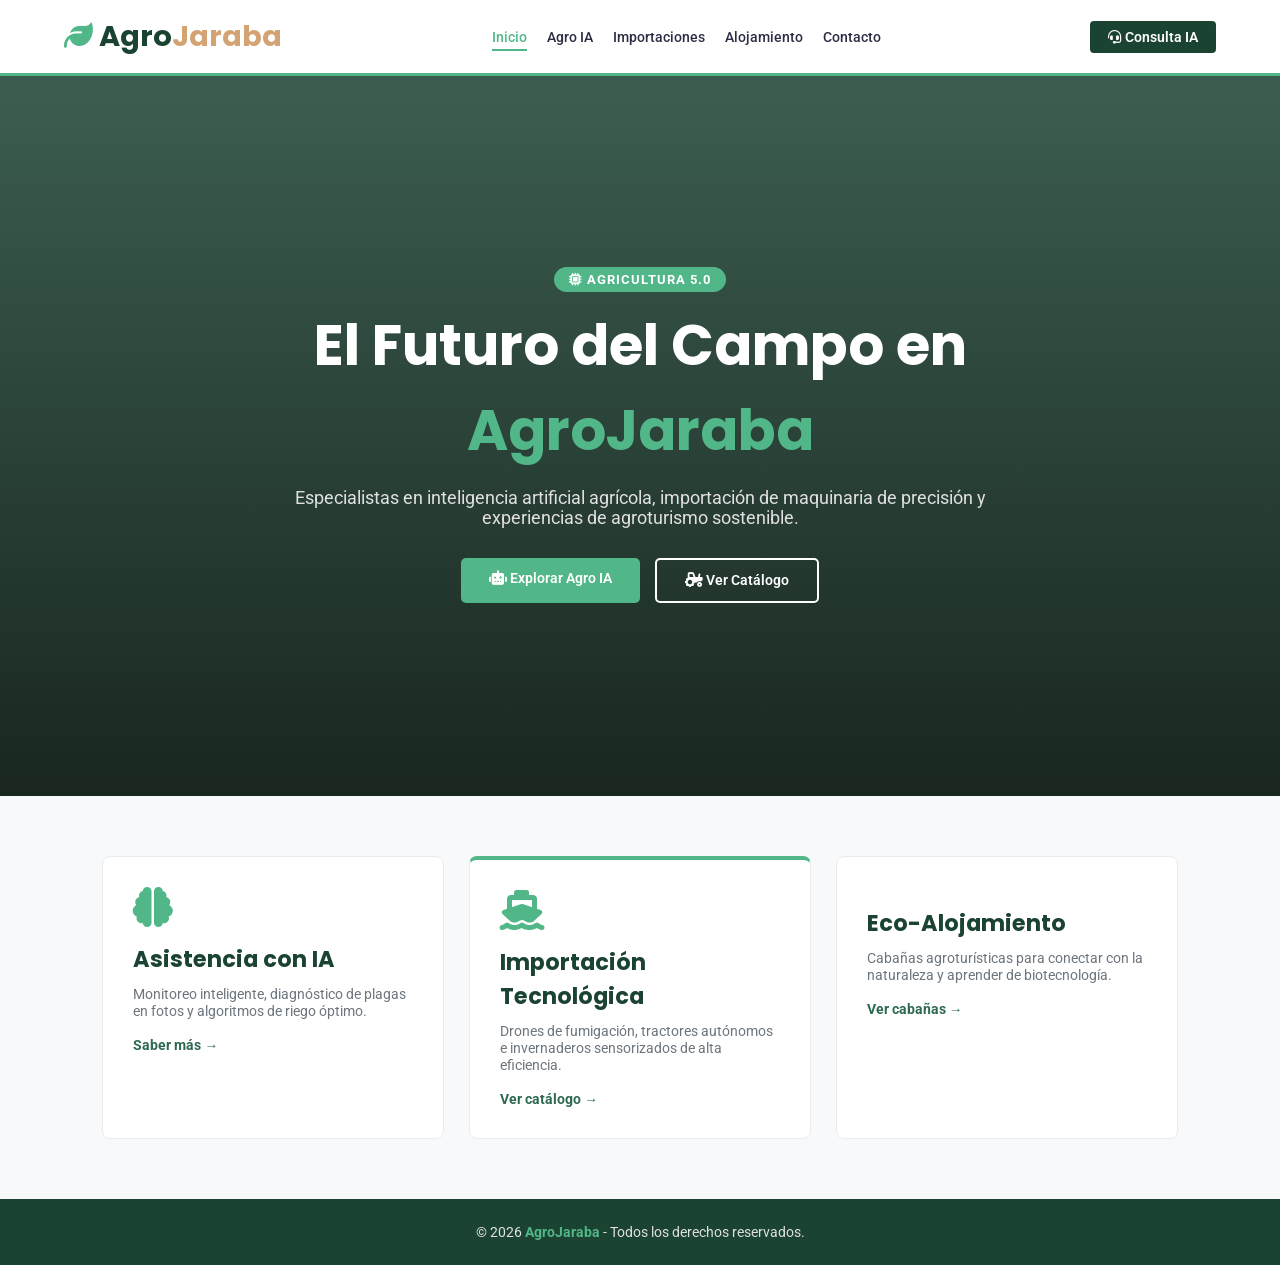
<file: index.html>
<!DOCTYPE html>
<html lang="es">
<head>
    <meta charset="UTF-8">
    <meta name="viewport" content="width=device-width, initial-scale=1.0">
    <title>AgroJaa | In  & IA</title>
    <link href="https://fonts.googleapis.com/css2?family=Poppins:wght@600;700&family=Roboto:wght@400;500&display=swap" rel="stylesheet">
    <link rel="stylesheet" href="https://cdnjs.cloudflare.com/ajax/libs/font-awesome/6.4.0/css/all.min.css">
    <link rel="stylesheet" href="styles-inicio.css">
</head>
<body>

    <header>
        <div class="logo"><i class="fa-solid fa-leaf"></i> Agro<span>Jaraba</span></div>
        <nav>
            <ul>
                <li><a href="index.html" class="active">Inicio</a></li>
                <li><a href="agro-ia.html">Agro IA</a></li>
                <li><a href="importaciones.html">Importaciones</a></li>
                <li><a href="alojamiento.html">Alojamiento</a></li>
                <li><a href="contacto.html">Contacto</a></li>
            </ul>
        </nav>
        <a href="contacto.html" class="btn-header"><i class="fa-solid fa-headset"></i> Consulta IA</a>
    </header>

    <main>
        <section class="hero">
            <div class="hero-overlay"></div>
            <div class="hero-content">
                <span class="tag-tech"><i class="fa-solid fa-microchip"></i> AGRICULTURA 5.0</span>
                <h1>El Futuro del Campo en <span>AgroJaraba</span></h1>
                <p>Especialistas en inteligencia artificial agrícola, importación de maquinaria de precisión y experiencias de agroturismo sostenible.</p>
                <div class="hero-btns">
                    <a href="agro-ia.html" class="btn btn-primary"><i class="fa-solid fa-robot"></i> Explorar Agro IA</a>
                    <a href="importaciones.html" class="btn btn-secondary"><i class="fa-solid fa-tractor"></i> Ver Catálogo</a>
                </div>
            </div>
        </section>

        <section class="pilares">
            <article class="pilar-card">
                <i class="fa-solid fa-brain"></i>
                <h3>Asistencia con IA</h3>
                <p>Monitoreo inteligente, diagnóstico de plagas en fotos y algoritmos de riego óptimo.</p>
                <a href="agro-ia.html">Saber más &rarr;</a>
            </article>

            <article class="pilar-card destacado">
                <i class="fa-solid fa-ship"></i>
                <h3>Importación Tecnológica</h3>
                <p>Drones de fumigación, tractores autónomos e invernaderos sensorizados de alta eficiencia.</p>
                <a href="importaciones.html">Ver catálogo &rarr;</a>
            </article>

            <article class="pilar-card">
                <i class="fa-solid fa-house-tree"></i>
                <h3>Eco-Alojamiento</h3>
                <p>Cabañas agroturísticas para conectar con la naturaleza y aprender de biotecnología.</p>
                <a href="alojamiento.html">Ver cabañas &rarr;</a>
            </article>
        </section>
    </main>

    <footer>
        <p>&copy; 2026 <span>AgroJaraba</span> - Todos los derechos reservados.</p>
    </footer>

</body>
</html>
</file>
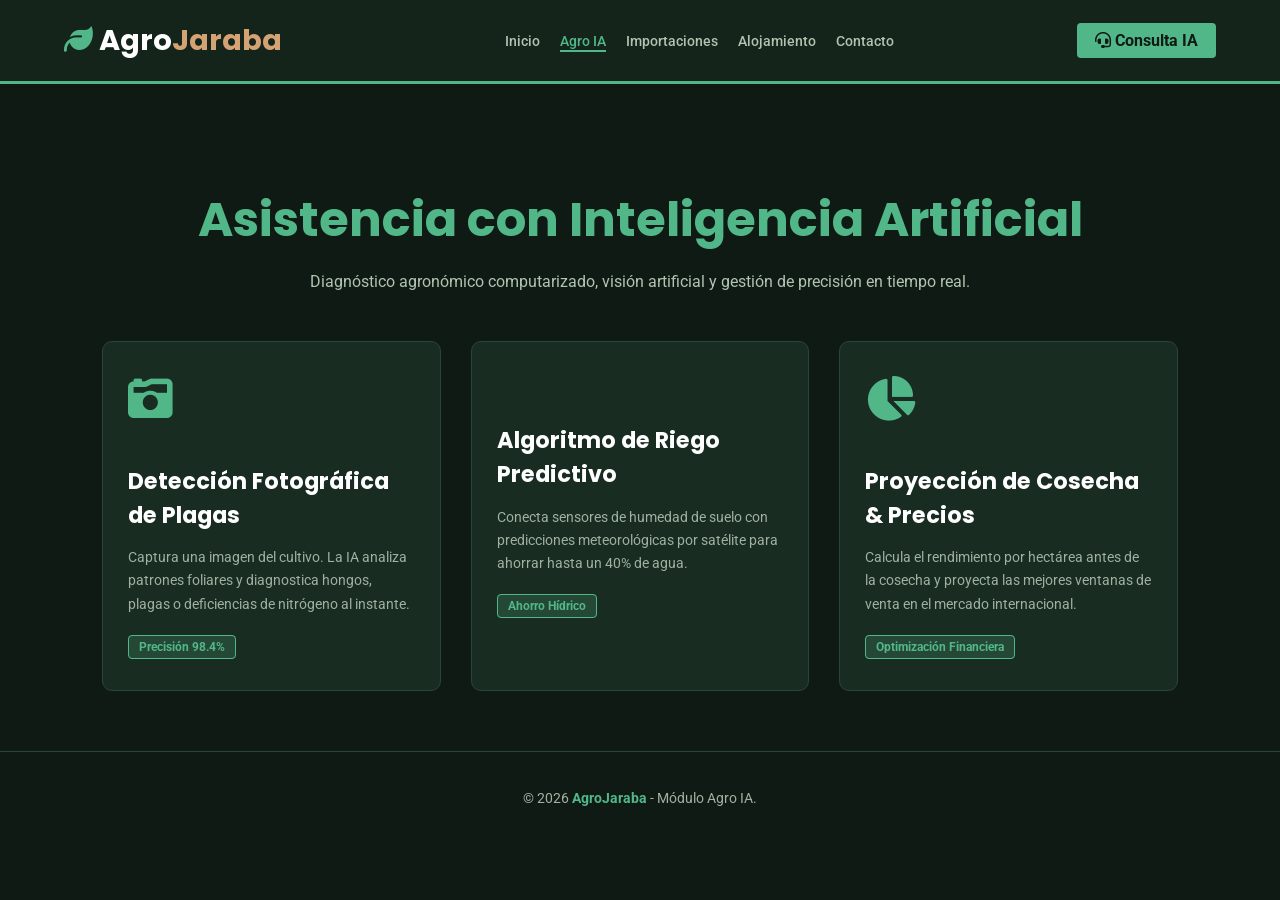
<file: agro-ia.html>
<!DOCTYPE html>
<html lang="es">
<head>
    <meta charset="UTF-8">
    <meta name="viewport" content="width=device-width, initial-scale=1.0">
    <title>AgroJaraba | Asistencia Agro IA</title>
    <link href="https://fonts.googleapis.com/css2?family=Poppins:wght@600;700&family=Roboto:wght@400;500&display=swap" rel="stylesheet">
    <link rel="stylesheet" href="https://cdnjs.cloudflare.com/ajax/libs/font-awesome/6.4.0/css/all.min.css">
    <link rel="stylesheet" href="styles-agro-ia.css">
</head>
<body>

    <header>
        <div class="logo"><i class="fa-solid fa-leaf"></i> Agro<span>Jaraba</span></div>
        <nav>
            <ul>
                <li><a href="index.html">Inicio</a></li>
                <li><a href="agro-ia.html" class="active">Agro IA</a></li>
                <li><a href="importaciones.html">Importaciones</a></li>
                <li><a href="alojamiento.html">Alojamiento</a></li>
                <li><a href="contacto.html">Contacto</a></li>
            </ul>
        </nav>
        <a href="contacto.html" class="btn-header"><i class="fa-solid fa-headset"></i> Consulta IA</a>
    </header>

    <main class="ia-container">
        <div class="ia-header">
            <h2>Asistencia con Inteligencia Artificial</h2>
            <p>Diagnóstico agronómico computarizado, visión artificial y gestión de precisión en tiempo real.</p>
        </div>

        <section class="ia-grid">
            <article class="ia-card">
                <i class="fa-solid fa-camera-retro"></i>
                <h3>Detección Fotográfica de Plagas</h3>
                <p>Captura una imagen del cultivo. La IA analiza patrones foliares y diagnostica hongos, plagas o deficiencias de nitrógeno al instante.</p>
                <span class="badge-ia">Precisión 98.4%</span>
            </article>

            <article class="ia-card">
                <i class="fa-solid fa-droplet-degree"></i>
                <h3>Algoritmo de Riego Predictivo</h3>
                <p>Conecta sensores de humedad de suelo con predicciones meteorológicas por satélite para ahorrar hasta un 40% de agua.</p>
                <span class="badge-ia">Ahorro Hídrico</span>
            </article>

            <article class="ia-card">
                <i class="fa-solid fa-chart-pie"></i>
                <h3>Proyección de Cosecha & Precios</h3>
                <p>Calcula el rendimiento por hectárea antes de la cosecha y proyecta las mejores ventanas de venta en el mercado internacional.</p>
                <span class="badge-ia">Optimización Financiera</span>
            </article>
        </section>
    </main>

    <footer>
        <p>&copy; 2026 <span>AgroJaraba</span> - Módulo Agro IA.</p>
    </footer>

</body>
</html>
</file>
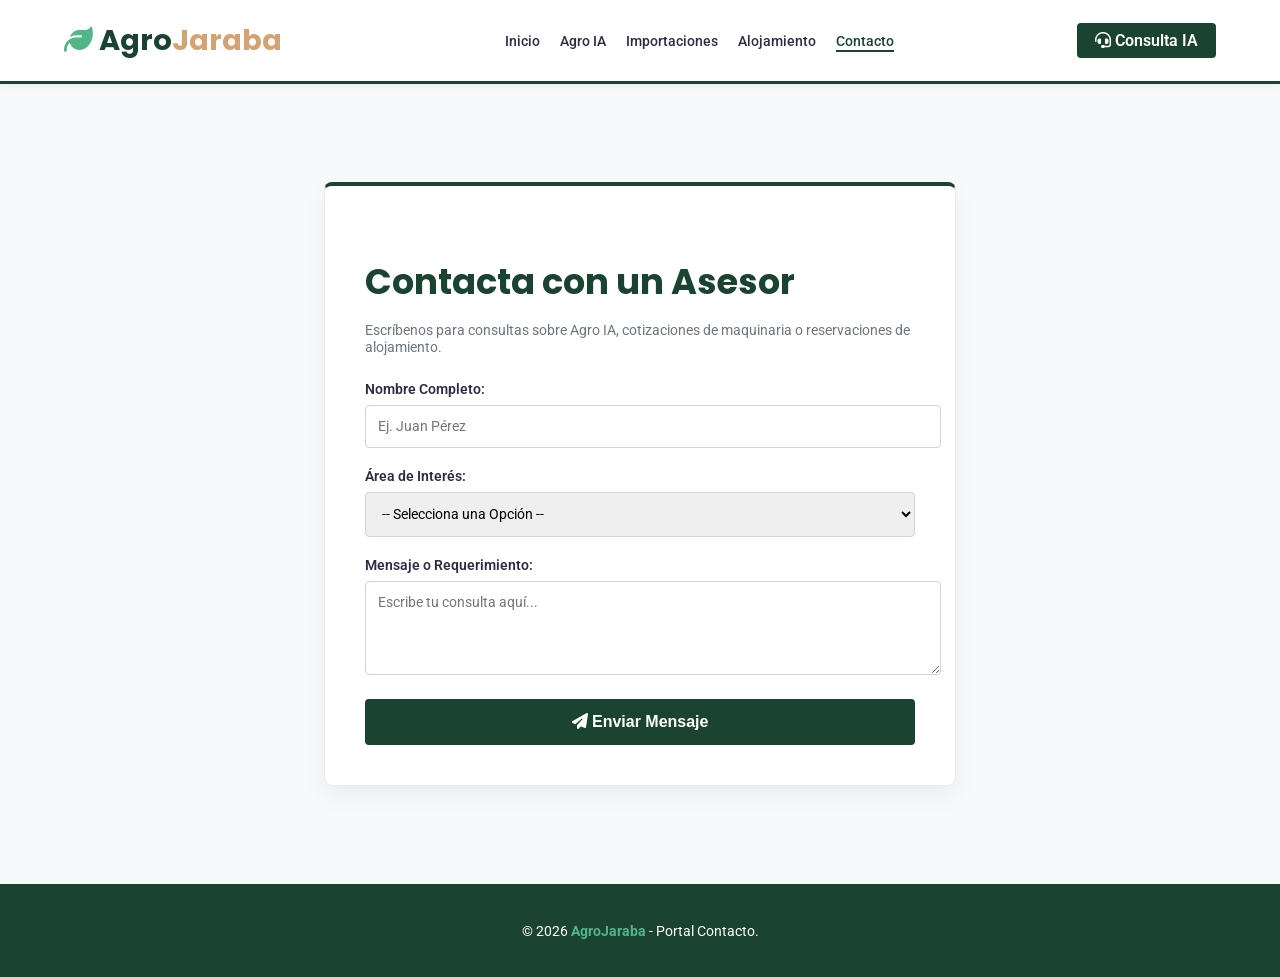
<file: contacto.html>
<!DOCTYPE html>
<html lang="es">
<head>
    <meta charset="UTF-8">
    <meta name="viewport" content="width=device-width, initial-scale=1.0">
    <title>AgroJaraba | Contacto & Consultoría</title>
    <link href="https://fonts.googleapis.com/css2?family=Poppins:wght@600;700&family=Roboto:wght@400;500&display=swap" rel="stylesheet">
    <link rel="stylesheet" href="https://cdnjs.cloudflare.com/ajax/libs/font-awesome/6.4.0/css/all.min.css">
    <link rel="stylesheet" href="styles-contacto.css">
</head>
<body>

    <header>
        <div class="logo"><i class="fa-solid fa-leaf"></i> Agro<span>Jaraba</span></div>
        <nav>
            <ul>
                <li><a href="index.html">Inicio</a></li>
                <li><a href="agro-ia.html">Agro IA</a></li>
                <li><a href="importaciones.html">Importaciones</a></li>
                <li><a href="alojamiento.html">Alojamiento</a></li>
                <li><a href="contacto.html" class="active">Contacto</a></li>
            </ul>
        </nav>
        <a href="contacto.html" class="btn-header"><i class="fa-solid fa-headset"></i> Consulta IA</a>
    </header>

    <main class="contacto-wrapper">
        <div class="contacto-card">
            <h2>Contacta con un Asesor</h2>
            <p>Escríbenos para consultas sobre Agro IA, cotizaciones de maquinaria o reservaciones de alojamiento.</p>

            <form action="#">
                <div class="form-group">
                    <label>Nombre Completo:</label>
                    <input type="text" placeholder="Ej. Juan Pérez" required>
                </div>

                <div class="form-group">
                    <label>Área de Interés:</label>
                    <select required>
                        <option value="">-- Selecciona una Opción --</option>
                        <option value="ia">Asistencia de Agro IA</option>
                        <option value="importacion">Importación de Maquinaria</option>
                        <option value="alojamiento">Reserva de Eco-Cabaña</option>
                        <option value="general">Consultoría General</option>
                    </select>
                </div>

                <div class="form-group">
                    <label>Mensaje o Requerimiento:</label>
                    <textarea rows="4" placeholder="Escribe tu consulta aquí..."></textarea>
                </div>

                <button type="submit" class="btn-submit"><i class="fa-solid fa-paper-plane"></i> Enviar Mensaje</button>
            </form>
        </div>
    </main>

    <footer>
        <p>&copy; 2026 <span>AgroJaraba</span> - Portal Contacto.</p>
    </footer>

</body>
</html>
</file>
<file: styles-inicio.css>
:root {
    --verde-principal: #1b4332;
    --verde-claro: #2d6a4f;
    --verde-destacado: #52b788;
    --dorado: #d4a373;
    --texto: #2b2d42;
    --fondo: #f8f9fa;
}

* { margin: 0; padding: 0; box-sizing: border-box; }
body { font-family: 'Roboto', sans-serif; background: var(--fondo); color: var(--texto); }

header {
    background: #ffffff; border-bottom: 3px solid var(--verde-destacado);
    display: flex; justify-content: space-between; align-items: center;
    padding: 15px 5%; position: sticky; top: 0; z-index: 100; box-shadow: 0 2px 10px rgba(0,0,0,0.05);
}
.logo { font-family: 'Poppins', sans-serif; font-size: 1.8rem; font-weight: 700; color: var(--verde-principal); }
.logo i { color: var(--verde-destacado); }
.logo span { color: var(--dorado); }

nav ul { display: flex; list-style: none; gap: 20px; }
nav a { color: var(--texto); text-decoration: none; font-weight: 500; font-size: 0.9rem; transition: 0.3s; }
nav a:hover, nav a.active { color: var(--verde-destacado); border-bottom: 2px solid var(--verde-destacado); padding-bottom: 3px; }

.btn-header { background: var(--verde-principal); color: #fff; padding: 8px 18px; text-decoration: none; border-radius: 4px; font-weight: 600; font-size: 0.85rem; }

.hero {
    position: relative; min-height: 80vh; display: flex; align-items: center; justify-content: center;
    background: url('https://images.unsplash.com/photo-1500382017468-9049fed747ef?q=80&w=1600&auto=format&fit=crop') center/cover no-repeat;
    text-align: center; color: #fff;
}
.hero-overlay { position: absolute; inset: 0; background: linear-gradient(180deg, rgba(27,67,50,0.85) 0%, rgba(13,27,20,0.95) 100%); }
.hero-content { position: relative; z-index: 2; max-width: 800px; padding: 20px; }

.tag-tech { background: var(--verde-destacado); color: #fff; font-size: 0.8rem; font-weight: 700; padding: 5px 15px; border-radius: 20px; letter-spacing: 1px; }
.hero h1 { font-family: 'Poppins', sans-serif; font-size: 3.5rem; margin: 15px 0; }
.hero h1 span { color: var(--verde-destacado); }
.hero p { font-size: 1.1rem; color: #e0e0e0; margin-bottom: 30px; }

.hero-btns { display: flex; gap: 15px; justify-content: center; }
.btn { padding: 12px 28px; border-radius: 5px; text-decoration: none; font-weight: 600; font-size: 0.9rem; transition: 0.3s; }
.btn-primary { background: var(--verde-destacado); color: #fff; }
.btn-secondary { border: 2px solid #fff; color: #fff; }
.btn-primary:hover { background: #40916c; }
.btn-secondary:hover { background: #fff; color: var(--verde-principal); }

.pilares { display: grid; grid-template-columns: repeat(auto-fit, minmax(280px, 1fr)); gap: 25px; padding: 60px 8%; }
.pilar-card { background: #fff; border: 1px solid #e9ecef; border-radius: 8px; padding: 30px; transition: 0.3s; }
.pilar-card.destacado { border-top: 4px solid var(--verde-destacado); }
.pilar-card:hover { transform: translateY(-5px); box-shadow: 0 10px 20px rgba(0,0,0,0.08); }
.pilar-card i { font-size: 2.5rem; color: var(--verde-destacado); margin-bottom: 15px; }
.pilar-card h3 { font-family: 'Poppins', sans-serif; font-size: 1.4rem; color: var(--verde-principal); margin-bottom: 10px; }
.pilar-card p { color: #6c757d; font-size: 0.9rem; margin-bottom: 15px; }
.pilar-card a { color: var(--verde-claro); text-decoration: none; font-weight: 700; font-size: 0.85rem; }

footer { text-align: center; padding: 25px; background: var(--verde-principal); color: #e0e0e0; font-size: 0.85rem; }
footer span { color: var(--verde-destacado); font-weight: bold; }
</file>
<file: styles-agro-ia.css>
body { font-family: 'Roboto', sans-serif; background: #0f1a14; color: #fff; margin: 0; }

header {
    background: #14241b; border-bottom: 3px solid #52b788;
    display: flex; justify-content: space-between; align-items: center;
    padding: 15px 5%; position: sticky; top: 0; z-index: 100;
}
.logo { font-family: 'Poppins', sans-serif; font-size: 1.8rem; font-weight: 700; color: #fff; }
.logo i { color: #52b788; }
.logo span { color: #d4a373; }

nav ul { display: flex; list-style: none; gap: 20px; }
nav a { color: #b0c4b1; text-decoration: none; font-weight: 500; font-size: 0.9rem; }
nav a:hover, nav a.active { color: #52b788; border-bottom: 2px solid #52b788; }

.btn-header { background: #52b788; color: #0f1a14; padding: 8px 18px; text-decoration: none; border-radius: 4px; font-weight: 700; }

.ia-container { padding: 60px 8%; text-align: center; }
.ia-header h2 { font-family: 'Poppins', sans-serif; font-size: 3rem; color: #52b788; margin-bottom: 10px; }
.ia-header p { color: #b0c4b1; margin-bottom: 50px; }

.ia-grid { display: grid; grid-template-columns: repeat(auto-fit, minmax(280px, 1fr)); gap: 30px; }
.ia-card {
    background: #192c21; border: 1px solid #284735; border-radius: 10px; padding: 35px 25px;
    text-align: left; transition: 0.3s; position: relative;
}
.ia-card:hover { border-color: #52b788; transform: translateY(-5px); box-shadow: 0 0 20px rgba(82, 183, 136, 0.2); }
.ia-card i { font-size: 2.8rem; color: #52b788; margin-bottom: 20px; }
.ia-card h3 { font-family: 'Poppins', sans-serif; font-size: 1.4rem; margin-bottom: 10px; }
.ia-card p { color: #a0b0a1; font-size: 0.9rem; line-height: 1.6; margin-bottom: 20px; }

.badge-ia { background: rgba(82, 183, 136, 0.2); color: #52b788; font-size: 0.75rem; font-weight: bold; padding: 4px 10px; border-radius: 4px; border: 1px solid #52b788; }

footer { text-align: center; padding: 25px; border-top: 1px solid #284735; font-size: 0.85rem; color: #a0b0a1; }
footer span { color: #52b788; font-weight: bold; }
</file>
<file: styles-contacto.css>
body { font-family: 'Roboto', sans-serif; background: #f8f9fa; color: #2b2d42; margin: 0; }

header {
    background: #fff; border-bottom: 3px solid #1b4332;
    display: flex; justify-content: space-between; align-items: center;
    padding: 15px 5%; position: sticky; top: 0; z-index: 100; box-shadow: 0 2px 10px rgba(0,0,0,0.05);
}
.logo { font-family: 'Poppins', sans-serif; font-size: 1.8rem; font-weight: 700; color: #1b4332; }
.logo i { color: #52b788; }
.logo span { color: #d4a373; }

nav ul { display: flex; list-style: none; gap: 20px; }
nav a { color: #2b2d42; text-decoration: none; font-weight: 500; font-size: 0.9rem; }
nav a:hover, nav a.active { color: #1b4332; border-bottom: 2px solid #1b4332; }

.btn-header { background: #1b4332; color: #fff; padding: 8px 18px; text-decoration: none; border-radius: 4px; font-weight: 600; }

.contacto-wrapper { min-height: 80vh; display: flex; justify-content: center; align-items: center; padding: 40px 20px; }
.contacto-card { background: #fff; border: 1px solid #e9ecef; border-top: 4px solid #1b4332; padding: 40px; width: 100%; max-width: 550px; border-radius: 8px; box-shadow: 0 10px 25px rgba(0,0,0,0.05); }

.contacto-card h2 { font-family: 'Poppins', sans-serif; font-size: 2.2rem; color: #1b4332; margin-bottom: 5px; }
.contacto-card p { color: #6c757d; margin-bottom: 25px; font-size: 0.9rem; }

.form-group { margin-bottom: 20px; text-align: left; }
.form-group label { display: block; margin-bottom: 8px; font-weight: 600; font-size: 0.85rem; }
.form-group input, .form-group select, .form-group textarea {
    width: 100%; padding: 12px; border: 1px solid #ced4da; border-radius: 4px; font-family: inherit; font-size: 0.9rem;
}
.form-group input:focus, .form-group select:focus, .form-group textarea:focus { border-color: #52b788; outline: none; }

.btn-submit { width: 100%; background: #1b4332; color: #fff; border: none; padding: 14px; font-weight: 700; cursor: pointer; border-radius: 4px; font-size: 1rem; transition: 0.3s; }
.btn-submit:hover { background: #2d6a4f; }

footer { text-align: center; padding: 25px; background: #1b4332; color: #fff; font-size: 0.85rem; }
footer span { color: #52b788; font-weight: bold; }
</file>
